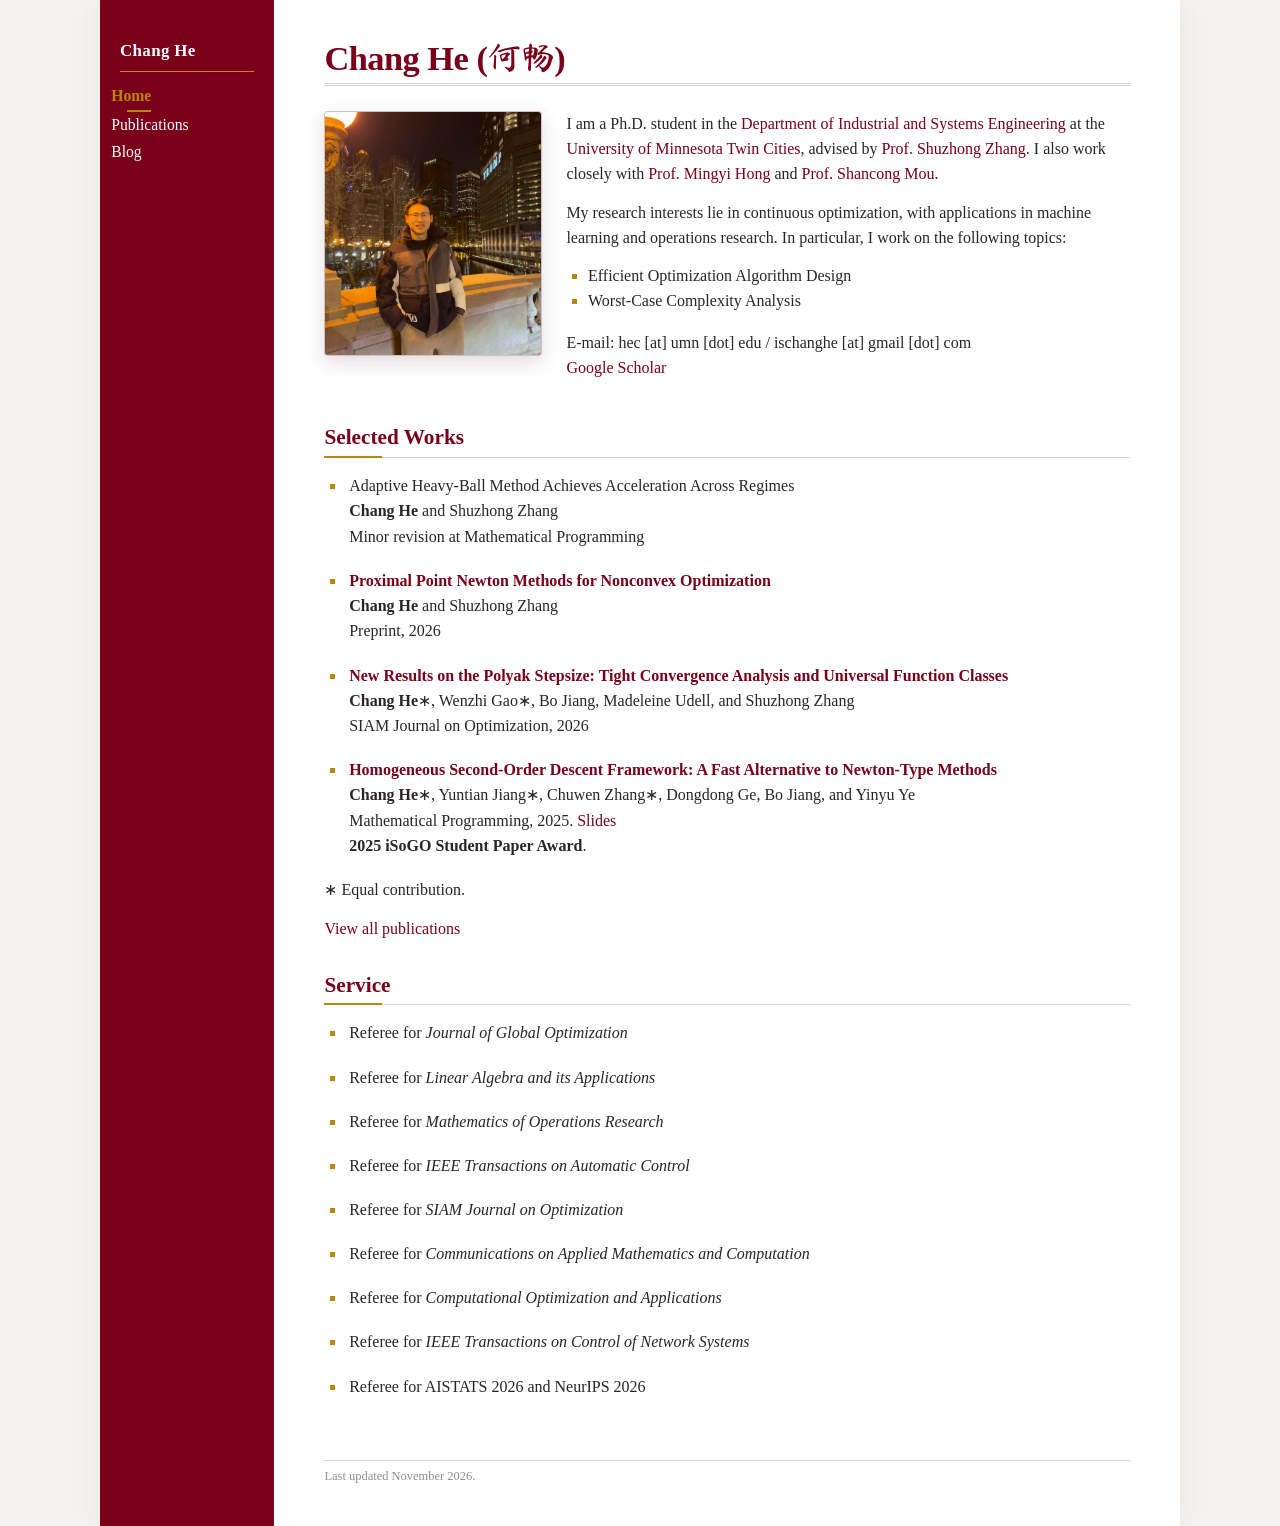
<file: index.html>
<!doctype html>
<html lang="en">
<head>
<meta charset="utf-8" />
<meta name="generator" content="jemdoc+MathJax" />
<meta name="viewport" content="width=device-width, initial-scale=1" />
<meta name="author" content="Chang He" />
<meta name="description" content="Chang He's academic homepage: continuous optimization, zeroth-order optimization, and Riemannian optimization." />
<meta name="theme-color" content="#7a0019" />
<meta name="google-site-verification" content="WRBAHh-nHT7Ou8jdYHNXgQKZHfW4whePukqcKkh9PKQ" />
<meta property="og:title" content="Chang He" />
<meta property="og:description" content="Continuous optimization, zeroth-order optimization, and Riemannian optimization." />
<meta property="og:type" content="website" />
<meta property="og:url" content="https://chang1999.github.io/" />
<meta property="og:image" content="https://chang1999.github.io/og.png" />
<meta name="twitter:card" content="summary_large_image" />
<meta name="twitter:title" content="Chang He" />
<meta name="twitter:description" content="Continuous optimization, zeroth-order optimization, and Riemannian optimization." />
<meta name="twitter:image" content="https://chang1999.github.io/og.png" />
<link rel="icon" href="favicon.svg" type="image/svg+xml" />
<link rel="stylesheet" href="jemdoc.css" type="text/css" />
<link href="https://fonts.googleapis.com/css2?family=Ma+Shan+Zheng&display=swap" rel="stylesheet">
<title>Chang He (何畅)</title>
</head>
<body>
<table summary="Table for page layout." id="tlayout">
<tr valign="top">
<td id="layout-menu">
<div class="menu-category">Chang He</div>
<div class="menu-item"><a href="index.html" class="current">Home</a></div>
<div class="menu-item"><a href="publications.html">Publications</a></div>
<div class="menu-item"><a href="blog.html">Blog</a></div>
</td>
<td id="layout-content">
<div id="toptitle">
<h1>Chang He (<span class="chinese-name">何畅</span>)</h1>
</div>
<table class="imgtable"><tr><td>
<img src="photos/changhe.webp" alt="Portrait of Chang He in Chicago" width="218px" height="245px" />&nbsp;</td>
<td align="left"><p>I am a Ph.D. student in the <a href="https://cse.umn.edu/isye">Department of Industrial and Systems Engineering</a> at the <a href="https://twin-cities.umn.edu/">University of Minnesota Twin Cities</a>, advised by <a href="https://sites.google.com/umn.edu/shuzhong-zhang">Prof. Shuzhong Zhang</a>.
     I also work closely with <a href="https://people.ece.umn.edu/~mhong/mingyi.html">Prof. Mingyi Hong</a> and <a href="https://sites.google.com/view/shancongmou/">Prof. Shancong Mou</a>.
    <br />
<p>
My research interests lie in continuous optimization, with applications in machine learning and operations research. In particular, I work on the following topics:
</p>

<ul>
    <li>Efficient Optimization Algorithm Design</li>
    <li>Worst-Case Complexity Analysis</li>
</ul>

<p>
E-mail: hec [at] umn [dot] edu / ischanghe [at] gmail [dot] com <br />
<a href="https://scholar.google.com/citations?user=5LpHDYAAAAAJ&amp;hl=en">Google Scholar</a>
</p>
</td>
</tr></table>
<h2>Selected Works</h2>
<ul>
<li><p>Adaptive Heavy-Ball Method Achieves Acceleration Across Regimes <br />
<b>Chang He</b> and Shuzhong Zhang <br />
Minor revision at Mathematical Programming
</p>
</li>
</ul>
<ul>
<li><p><a href="https://arxiv.org/abs/2610.36256">Proximal Point Newton Methods for Nonconvex Optimization</a> <br />
<b>Chang He</b> and Shuzhong Zhang <br />
Preprint, 2026
</p>
</li>
</ul>
<ul>
<li><p><a href="https://epubs.siam.org/doi/10.1137/25M1831656">New Results on the Polyak Stepsize: Tight Convergence Analysis and Universal Function Classes</a> <br />
<b>Chang He</b>∗, Wenzhi Gao∗, Bo Jiang, Madeleine Udell, and Shuzhong Zhang <br />
SIAM Journal on Optimization, 2026
</p>
</li>
</ul>
<ul>
<li><p><a href="https://link.springer.com/article/10.1007/s10107-025-02230-3">Homogeneous Second-Order Descent Framework: A Fast Alternative to Newton-Type Methods</a> <br />
<b>Chang He</b>∗, Yuntian Jiang∗, Chuwen Zhang∗, Dongdong Ge, Bo Jiang, and Yinyu Ye <br />
Mathematical Programming, 2025. <a href="https://web.stanford.edu/class/msande314/lecture16OPTMLDS">Slides</a> <br />
<b>2025 iSoGO Student Paper Award</b>. 
</p>
</li>
</ul>
<p>∗ Equal contribution.
</p>
<p><a href="publications.html">View all publications</a>
</p>
<h2>Service</h2>
<ul>
<li><p>Referee for <i>Journal of Global Optimization</i>
</p>
</li>
<li><p>Referee for <i>Linear Algebra and its Applications</i>
</p>
</li>
<li><p>Referee for <i>Mathematics of Operations Research</i>
</p>
</li>
<li><p>Referee for <i>IEEE Transactions on Automatic Control</i>
</p>
</li>
<li><p>Referee for <i>SIAM Journal on Optimization</i>
</p>
</li>
<li><p>Referee for <i>Communications on Applied Mathematics and Computation</i>
</p>
</li>
<li><p>Referee for <i>Computational Optimization and Applications</i>
</p>
</li>
<li><p>Referee for <i>IEEE Transactions on Control of Network Systems</i>
</p>
</li>
<li><p>Referee for AISTATS 2026 and NeurIPS 2026
</p>
</li>
</ul>
<div id="footer">
<div id="footer-text">
Last updated November 2026.
</div>
</div>
</td>
</tr>
</table>
</body>
</html>
</file>
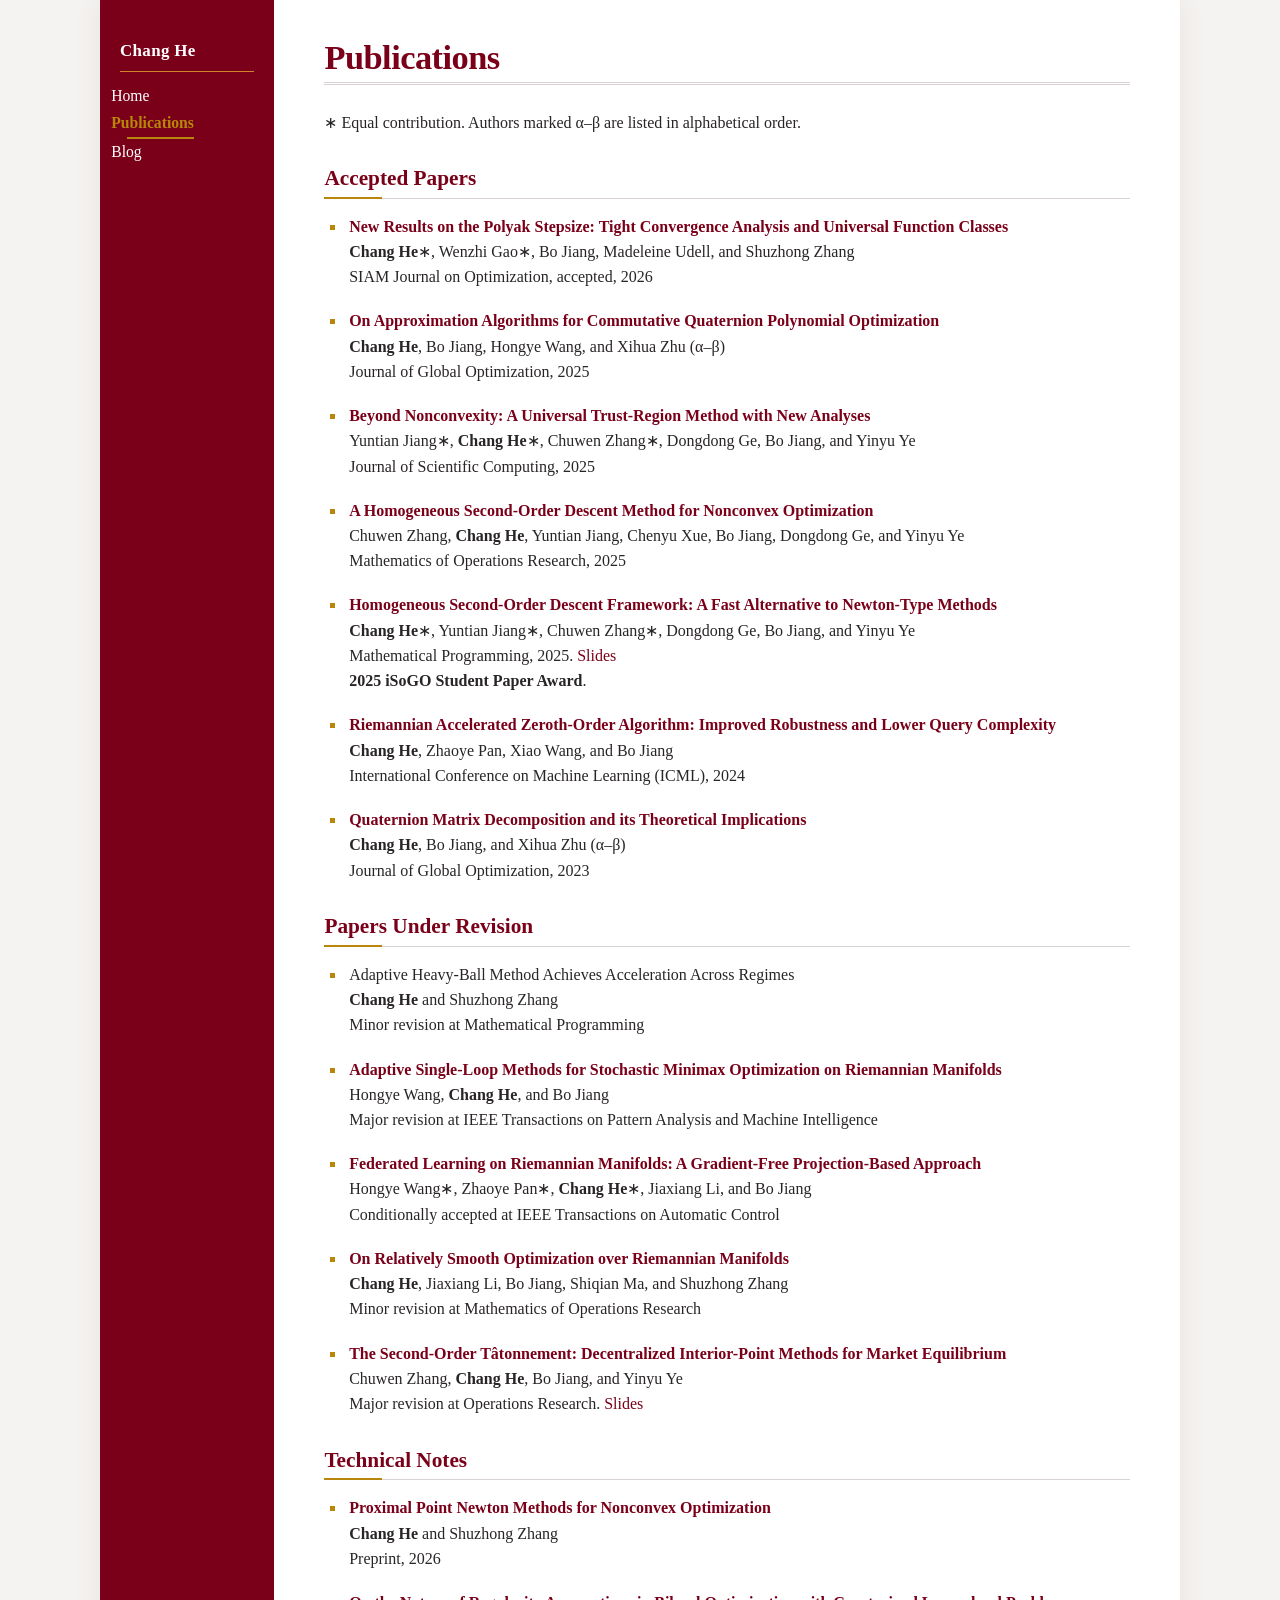
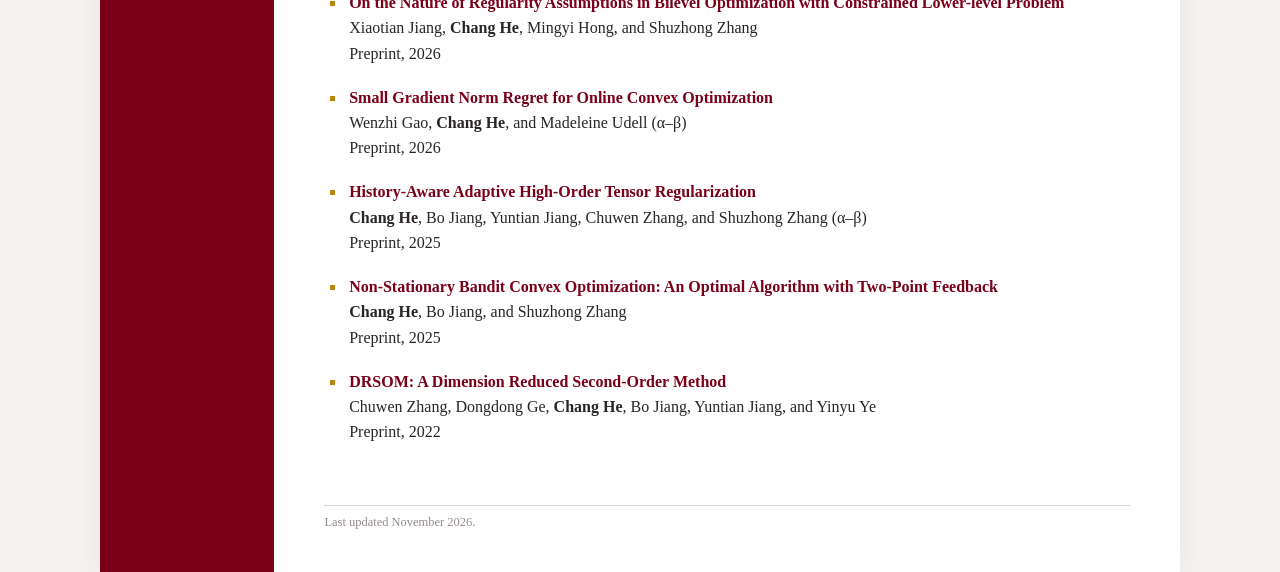
<file: publications.html>
<!doctype html>
<html lang="en">
<head>
<meta charset="utf-8" />
<meta name="generator" content="jemdoc+MathJax" />
<meta name="viewport" content="width=device-width, initial-scale=1" />
<meta name="author" content="Chang He" />
<meta name="description" content="Chang He's academic homepage: continuous optimization, zeroth-order optimization, and Riemannian optimization." />
<meta name="theme-color" content="#7a0019" />
<meta name="google-site-verification" content="WRBAHh-nHT7Ou8jdYHNXgQKZHfW4whePukqcKkh9PKQ" />
<meta property="og:title" content="Chang He" />
<meta property="og:description" content="Continuous optimization, zeroth-order optimization, and Riemannian optimization." />
<meta property="og:type" content="website" />
<meta property="og:url" content="https://chang1999.github.io/" />
<meta property="og:image" content="https://chang1999.github.io/og.png" />
<meta name="twitter:card" content="summary_large_image" />
<meta name="twitter:title" content="Chang He" />
<meta name="twitter:description" content="Continuous optimization, zeroth-order optimization, and Riemannian optimization." />
<meta name="twitter:image" content="https://chang1999.github.io/og.png" />
<link rel="icon" href="favicon.svg" type="image/svg+xml" />
<link rel="stylesheet" href="jemdoc.css" type="text/css" />
<title>Publications</title>
</head>
<body>
<table summary="Table for page layout." id="tlayout">
<tr valign="top">
<td id="layout-menu">
<div class="menu-category">Chang He</div>
<div class="menu-item"><a href="index.html">Home</a></div>
<div class="menu-item"><a href="publications.html" class="current">Publications</a></div>
<div class="menu-item"><a href="blog.html">Blog</a></div>
</td>
<td id="layout-content">
<div id="toptitle">
<h1>Publications</h1>
</div>
<p>∗ Equal contribution. Authors marked α–β are listed in alphabetical order.
</p>
<h2>Accepted Papers</h2>
<ul>
<li><p><a href="https://arxiv.org/abs/2512.06231">New Results on the Polyak Stepsize: Tight Convergence Analysis and Universal Function Classes</a> <br />
<b>Chang He</b>∗, Wenzhi Gao∗, Bo Jiang, Madeleine Udell, and Shuzhong Zhang <br />
SIAM Journal on Optimization, accepted, 2026
</p>
</li>
</ul>
<ul>
<li><p><a href="https://link.springer.com/article/10.1007/s10898-025-01575-5">On Approximation Algorithms for Commutative Quaternion Polynomial Optimization</a> <br />
<b>Chang He</b>, Bo Jiang, Hongye Wang, and Xihua Zhu (α–β) <br />
Journal of Global Optimization, 2025
</p>
</li>
</ul>
<ul>
<li><p><a href="https://link.springer.com/article/10.1007/s10915-025-03154-y">Beyond Nonconvexity: A Universal Trust-Region Method with New Analyses</a> <br />
Yuntian Jiang∗, <b>Chang He</b>∗, Chuwen Zhang∗, Dongdong Ge, Bo Jiang, and Yinyu Ye <br />
Journal of Scientific Computing, 2025
</p>
</li>
</ul>
<ul>
<li><p><a href="https://pubsonline.informs.org/doi/abs/10.1287/moor.2023.0132">A Homogeneous Second-Order Descent Method for Nonconvex Optimization</a> <br />
Chuwen Zhang, <b>Chang He</b>, Yuntian Jiang, Chenyu Xue, Bo Jiang, Dongdong Ge, and Yinyu Ye <br />
Mathematics of Operations Research, 2025
</p>
</li>
</ul>
<ul>
<li><p><a href="https://link.springer.com/article/10.1007/s10107-025-02230-3">Homogeneous Second-Order Descent Framework: A Fast Alternative to Newton-Type Methods</a> <br />
<b>Chang He</b>∗, Yuntian Jiang∗, Chuwen Zhang∗, Dongdong Ge, Bo Jiang, and Yinyu Ye <br />
Mathematical Programming, 2025. <a href="https://web.stanford.edu/class/msande314/lecture16OPTMLDS">Slides</a> <br />
<b>2025 iSoGO Student Paper Award</b>. 
</p>
</li>
</ul>
<ul>
<li><p><a href="https://proceedings.mlr.press/v235/he24h.html">Riemannian Accelerated Zeroth-Order Algorithm: Improved Robustness and Lower Query Complexity</a> <br />
<b>Chang He</b>, Zhaoye Pan, Xiao Wang, and Bo Jiang <br />
International Conference on Machine Learning (ICML), 2024
</p>
</li>
</ul>
<ul>
<li><p><a href="https://link.springer.com/article/10.1007/s10898-022-01210-7">Quaternion Matrix Decomposition and its Theoretical Implications</a> <br />
<b>Chang He</b>, Bo Jiang, and Xihua Zhu (α–β) <br />
Journal of Global Optimization, 2023
</p>
</li>
</ul>
<h2>Papers Under Revision</h2>
<ul>
<li><p>Adaptive Heavy-Ball Method Achieves Acceleration Across Regimes <br />
<b>Chang He</b> and Shuzhong Zhang <br />
Minor revision at Mathematical Programming
</p>
</li>
</ul>
<ul>
<li><p><a href="https://arxiv.org/abs/2602.09840">Adaptive Single-Loop Methods for Stochastic Minimax Optimization on Riemannian Manifolds</a> <br />
Hongye Wang, <b>Chang He</b>, and Bo Jiang <br />
Major revision at IEEE Transactions on Pattern Analysis and Machine Intelligence
</p>
</li>
</ul>
<ul>
<li><p><a href="https://www.arxiv.org/abs/2507.22855">Federated Learning on Riemannian Manifolds: A Gradient-Free Projection-Based Approach</a> <br />
Hongye Wang∗, Zhaoye Pan∗, <b>Chang He</b>∗, Jiaxiang Li, and Bo Jiang <br />
Conditionally accepted at IEEE Transactions on Automatic Control
</p>
</li>
</ul>
<ul>
<li><p><a href="https://arxiv.org/abs/2508.03048">On Relatively Smooth Optimization over Riemannian Manifolds</a> <br />
<b>Chang He</b>, Jiaxiang Li, Bo Jiang, Shiqian Ma, and Shuzhong Zhang <br />
Minor revision at Mathematics of Operations Research
</p>
</li>
</ul>
<ul>
<li><p><a href="https://arxiv.org/abs/2508.04822">The Second-Order Tâtonnement: Decentralized Interior-Point Methods for Market Equilibrium</a> <br />
Chuwen Zhang, <b>Chang He</b>, Bo Jiang, and Yinyu Ye <br />
Major revision at Operations Research. <a href="https://drive.google.com/file/d/1K5C3Mb6L54u5zKcbQjemngHerl4wMX02/view">Slides</a>
</p>
</li>
</ul>
<h2>Technical Notes</h2>
<ul>
<li><p><a href="https://arxiv.org/abs/2610.36256">Proximal Point Newton Methods for Nonconvex Optimization</a> <br />
<b>Chang He</b> and Shuzhong Zhang <br />
Preprint, 2026
</p>
</li>
</ul>
<ul>
<li><p><a href="https://arxiv.org/abs/2605.14409">On the Nature of Regularity Assumptions in Bilevel Optimization with Constrained Lower-level Problem</a> <br />
Xiaotian Jiang, <b>Chang He</b>, Mingyi Hong, and Shuzhong Zhang <br />
Preprint, 2026
</p>
</li>
</ul>
<ul>
<li><p><a href="https://arxiv.org/abs/2601.13519">Small Gradient Norm Regret for Online Convex Optimization</a> <br />
Wenzhi Gao, <b>Chang He</b>, and Madeleine Udell (α–β) <br />
Preprint, 2026
</p>
</li>
</ul>
<ul>
<li><p><a href="https://arxiv.org/abs/2511.05788">History-Aware Adaptive High-Order Tensor Regularization</a> <br />
<b>Chang He</b>, Bo Jiang, Yuntian Jiang, Chuwen Zhang, and Shuzhong Zhang (α–β) <br />
Preprint, 2025
</p>
</li>
</ul>
<ul>
<li><p><a href="https://arxiv.org/abs/2508.04654">Non-Stationary Bandit Convex Optimization: An Optimal Algorithm with Two-Point Feedback</a> <br />
<b>Chang He</b>, Bo Jiang, and Shuzhong Zhang <br />
Preprint, 2025
</p>
</li>
</ul>
<ul>
<li><p><a href="https://arxiv.org/abs/2208.00208">DRSOM: A Dimension Reduced Second-Order Method</a> <br />
Chuwen Zhang, Dongdong Ge, <b>Chang He</b>, Bo Jiang, Yuntian Jiang, and Yinyu Ye <br />
Preprint, 2022
</p>
</li>
</ul>
<div id="footer">
<div id="footer-text">
Last updated November 2026.
</div>
</div>
</td>
</tr>
</table>
</body>
</html>
</file>
<file: jemdoc.css>
/* Academic homepage theme based on the classic jemdoc layout. */

:root {
    --umn-maroon: #7a0019;
    --umn-dark-maroon: #5b0013;
    --umn-light-maroon: #900021;
    --umn-gold: #b8860b;
    --umn-light-gold: #d0a33a;
	--ink: #292526;
	--muted: #6c6365;
	--rule: #d8d2d3;
	--paper: #ffffff;
	--canvas: #f5f3f1;
}

.chinese-name {
    font-family: 'Ma Shan Zheng', cursive;
    font-weight: 400;
}

* {
	box-sizing: border-box;
}

html {
	background: var(--canvas);
	scroll-behavior: smooth;
}

body {
	background: var(--canvas);
	color: var(--ink);
	font-family: Georgia, "Times New Roman", serif;
	font-size: 16px;
	line-height: 1.55;
	margin: 0;
	padding: 0;
}

table#tlayout {
	background: var(--paper);
	border: none;
	border-collapse: separate;
	border-spacing: 0;
	box-shadow: 0 0 26px rgba(61, 38, 44, 0.08);
	margin: 0 auto;
	max-width: 1080px;
	min-height: 100vh;
	width: 100%;
}

#layout-menu {
	background: var(--umn-maroon);
	border: none;
	color: #ffffff;
	font-size: 0.98rem;
	padding: 2.35rem 1.25rem;
	text-align: left;
	vertical-align: top;
	white-space: nowrap;
	width: 174px;
}

#layout-menu td {
	background: transparent;
	vertical-align: top;
}

#layout-menu a {
	color: #ffffff;
	display: inline-block;
	line-height: 1.7;
	margin-left: 0.45rem;
	text-decoration: none;
}

#layout-menu a:hover,
#layout-menu a:focus-visible {
	border-bottom: 1px solid var(--umn-gold);
	color: var(--umn-light-gold);
	outline: none;
}

#layout-menu a.current:link,
#layout-menu a.current:visited {
	border-bottom: 2px solid var(--umn-gold);
	color: var(--umn-gold);
	font-weight: 700;
}

div.menu-category {
	border-bottom: 1px solid rgba(255, 204, 51, 0.65);
	color: #ffffff;
	font-size: 1.06rem;
	font-weight: 700;
	letter-spacing: 0.02em;
	margin: 0 0 0.7rem;
	padding: 0 0 0.45rem;
}

div.menu-item {
	padding-left: 1rem;
	text-indent: -1rem;
}

#layout-content {
	background: var(--paper);
	border: none;
	padding: 2.35rem 3.15rem 2rem;
	text-align: left;
	vertical-align: top;
}

a,
a > tt {
	color: var(--umn-maroon);
	text-decoration: none;
	text-underline-offset: 0.18em;
}

a:hover {
	color: var(--umn-light-maroon);
	text-decoration: underline;
	text-decoration-color: var(--umn-gold);
	text-decoration-thickness: 2px;
}

a:focus-visible {
	border-radius: 2px;
	outline: 3px solid rgba(255, 204, 51, 0.72);
	outline-offset: 2px;
}

div#toptitle {
	border-bottom: 3px double var(--rule);
	margin-bottom: 1.55rem;
	padding-bottom: 0.35rem;
}

div#toptitle h1,
#layout-content div#toptitle h1 {
	border-bottom: none;
	color: var(--umn-maroon);
	font-size: 2.15rem;
	font-weight: 600;
	letter-spacing: -0.015em;
	line-height: 1.12;
	margin: 0;
	padding: 0;
}

div#subtitle {
	margin: 0;
	padding: 0 0 0.1rem;
}

h1,
h2,
h3 {
	color: var(--umn-maroon);
	font-weight: 600;
	line-height: 1.2;
}

h1 {
	font-size: 2.15rem;
}

h2 {
	border-bottom: 1px solid var(--rule);
	font-size: 1.33rem;
	margin: 1.95rem 0 0.95rem;
	padding: 0 0 0.38rem;
	position: relative;
}

h2::after {
	background: var(--umn-gold);
	bottom: -1px;
	content: "";
	height: 2px;
	left: 0;
	position: absolute;
	width: 3.6rem;
}

h3 {
	border-bottom: none;
	font-size: 1.08rem;
	margin: 1.2rem 0 0.45rem;
}

p {
	line-height: 1.58;
	margin: 0 0 0.86rem;
	padding: 0;
}

em {
	font-style: italic;
}

strong {
	font-weight: 700;
}

ul,
ol,
dl {
	margin: 0.28rem 0 1rem;
	padding-top: 0;
}

ul {
	list-style-position: outside;
	list-style-type: square;
	padding-left: 1.35rem;
}

ul li::marker {
	color: var(--umn-gold);
}

ol {
	list-style-position: outside;
	padding-left: 1.55rem;
}

#layout-content > ul > li {
	margin-bottom: 1.18rem;
	padding-left: 0.2rem;
}

#layout-content > ul > li > p:first-child > a:first-child {
	font-weight: 700;
}

#layout-content > ul > li p {
	margin-bottom: 0.18rem;
}

li p,
dd p {
	margin-bottom: 0.32rem;
}

dt {
	margin: 0.5rem 0 0;
}

dd {
	color: #222222;
}

table {
	border: 2px solid var(--ink);
	border-collapse: collapse;
}

td {
	border: 1px solid #aaa3a5;
	padding: 0.2rem 0.5rem;
	text-align: center;
}

table + table {
	margin-top: 1rem;
}

table.imgtable {
	border: none;
	margin: 0 0 1.2rem;
	width: 100%;
}

table.imgtable td {
	border: none;
	padding: 0;
	text-align: left;
	vertical-align: top;
}

table.imgtable td:first-child {
	padding-right: 1.55rem;
	width: 242px;
}

table.imgtable img {
	background: #efe8e9;
	border: 1px solid rgba(91, 0, 19, 0.18);
	border-radius: 4px;
	box-shadow: 0 6px 18px rgba(73, 31, 41, 0.16);
	display: block;
	height: 245px;
	object-fit: cover;
	object-position: center 56%;
	width: 218px;
}

tr.heading {
	border-bottom: 2px solid var(--ink);
	font-weight: 700;
}

tt,
pre {
	font-family: Monaco, Consolas, monospace;
	font-size: 90%;
}

tt {
	background: #fff8d8;
}

div.codeblock,
div.infoblock {
	margin: 1.2rem 0 1.3rem;
}

div.blocktitle {
	color: var(--umn-maroon);
	font-weight: 700;
	margin: 1.2rem 0 0.1rem;
}

div.blockcontent {
	border: 1px solid var(--rule);
	padding: 0.55rem 0.7rem;
}

div.infoblock > div.blockcontent {
	background: #fffaf0;
	border-left: 4px solid var(--umn-gold);
}

div.codeblock > div.blockcontent {
	background: #f6f4f4;
}

img {
	border: none;
	max-width: 100%;
}

img.eq {
	margin: 0;
	padding: 0 0.1rem;
}

div#footer {
	border-top: 1px solid var(--rule);
	color: #948b8d;
	font-size: 0.78rem;
	margin-top: 3.8rem;
	padding-top: 0.4rem;
}

div#footer a {
	color: #817779;
}

div#footer-text {
	float: left;
	padding-bottom: 0.5rem;
}

@media (max-width: 760px) {
	body {
		font-size: 15.5px;
	}

	table#tlayout,
	table#tlayout > tbody,
	table#tlayout > tbody > tr {
		display: block;
		width: 100%;
	}

	#layout-menu,
	#layout-content {
		display: block;
		width: 100%;
	}

	#layout-menu {
		min-height: 0;
		padding: 0.85rem 1.15rem 0.95rem;
		white-space: normal;
	}

	div.menu-category {
		display: inline-block;
		margin: 0 1.1rem 0 0;
		padding: 0;
		border-bottom: none;
	}

	div.menu-item {
		display: inline-block;
		margin-right: 0.85rem;
		padding: 0;
		text-indent: 0;
	}

	#layout-menu a {
		margin-left: 0;
	}

	#layout-content {
		padding: 1.55rem 1.2rem 1.45rem;
	}

	div#toptitle h1,
	#layout-content div#toptitle h1 {
		font-size: 1.82rem;
	}

	table.imgtable,
	table.imgtable > tbody,
	table.imgtable > tbody > tr,
	table.imgtable td {
		display: block;
		width: 100%;
	}

	table.imgtable td:first-child {
		padding: 0 0 1.15rem;
		width: 100%;
	}

	table.imgtable img {
		height: 235px;
		margin: 0 auto;
		width: 210px;
	}

	h2 {
		font-size: 1.24rem;
		margin-top: 1.65rem;
	}

	#layout-content > ul {
		padding-left: 1.15rem;
	}
}

@media print {
	html,
	body {
		background: #ffffff;
	}

	table#tlayout {
		box-shadow: none;
	}

	#layout-menu {
		display: none;
	}

	#layout-content {
		padding: 0;
	}

	a {
		color: #000000;
	}
}
</file>
